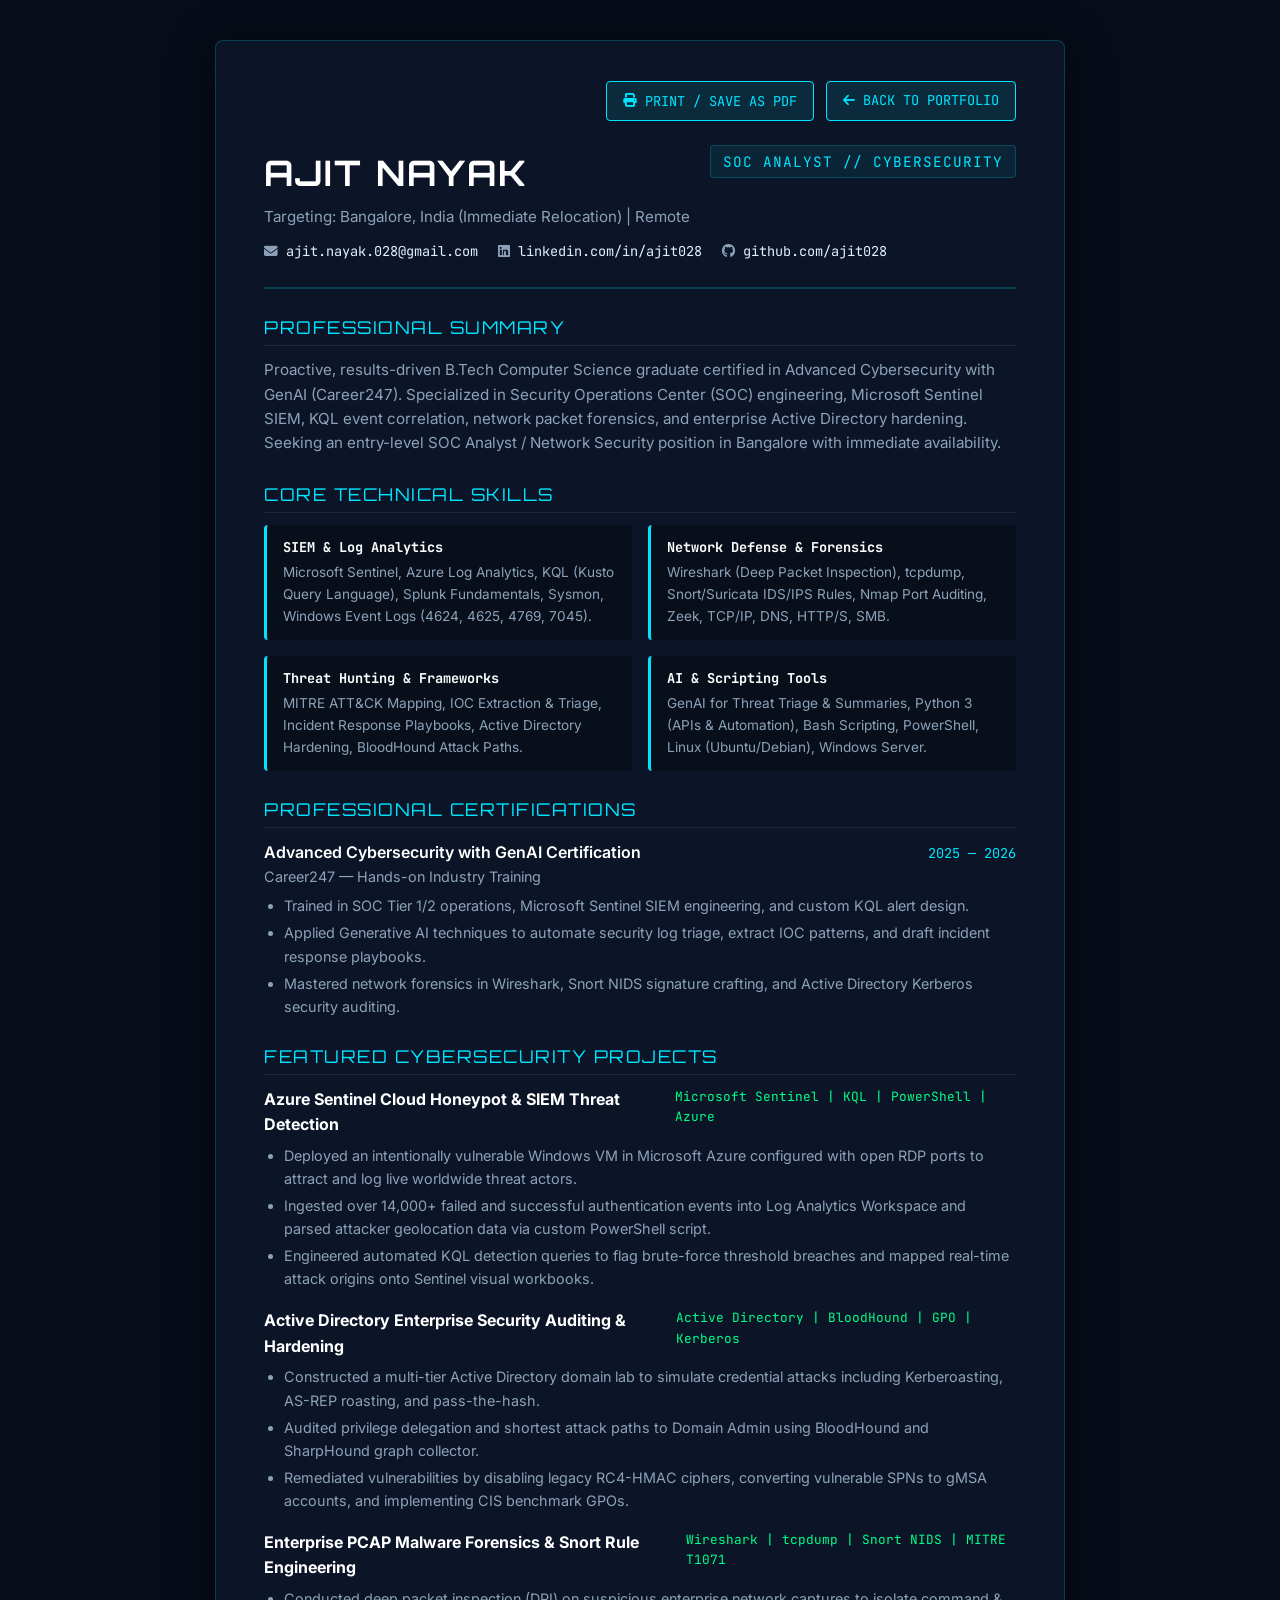
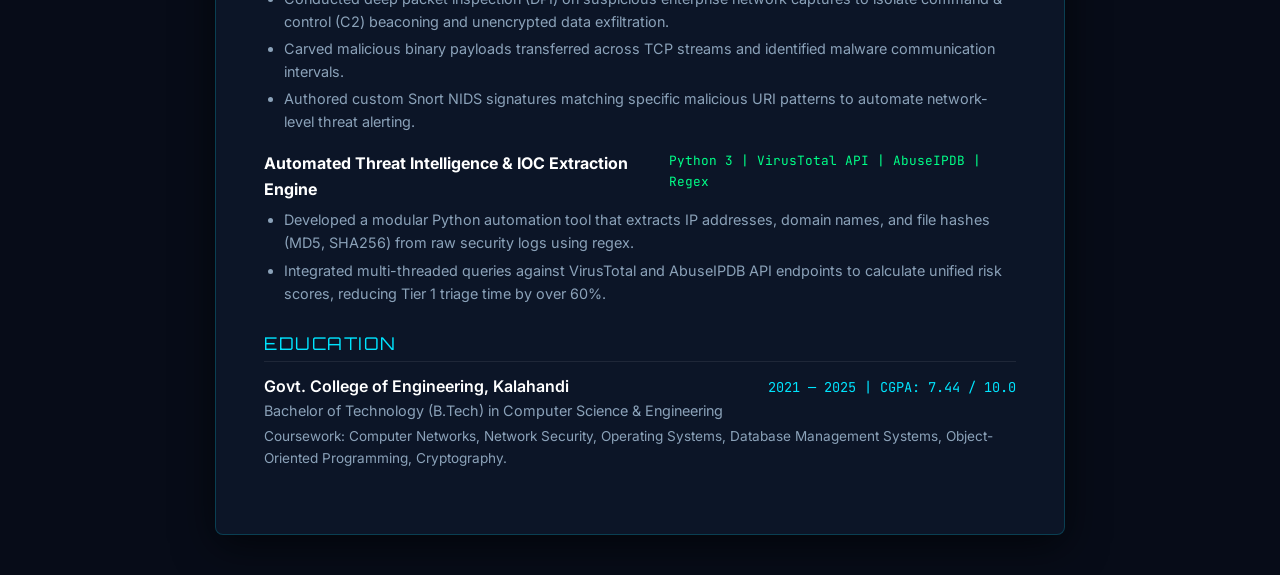
<file: resume.html>
<!DOCTYPE html>
<html lang="en">
<head>
  <meta charset="UTF-8">
  <meta name="viewport" content="width=device-width, initial-scale=1.0">
  <title>Ajit Nayak // Resume - SOC Analyst & Cybersecurity Specialist</title>
  <link rel="preconnect" href="https://fonts.googleapis.com">
  <link rel="preconnect" href="https://fonts.gstatic.com" crossorigin>
  <link href="https://fonts.googleapis.com/css2?family=Inter:wght@300;400;500;600;700&family=JetBrains+Mono:wght@400;600;700&family=Orbitron:wght@600;700&display=swap" rel="stylesheet">
  <link rel="stylesheet" href="https://cdnjs.cloudflare.com/ajax/libs/font-awesome/6.5.1/css/all.min.css">

  <style>
    :root {
      --bg: #070c18;
      --card-bg: #0c1527;
      --primary: #00e5ff;
      --accent: #00ff88;
      --text: #e2f1ff;
      --muted: #8ba2b9;
      --border: rgba(0, 229, 255, 0.2);
      --font-sans: 'Inter', sans-serif;
      --font-mono: 'JetBrains Mono', monospace;
      --font-head: 'Orbitron', sans-serif;
    }

    * {
      box-sizing: border-box;
      margin: 0;
      padding: 0;
    }

    body {
      font-family: var(--font-sans);
      background-color: var(--bg);
      color: var(--text);
      line-height: 1.6;
      padding: 40px 20px;
    }

    .resume-container {
      max-width: 850px;
      margin: 0 auto;
      background: var(--card-bg);
      border: 1px solid var(--border);
      border-radius: 8px;
      padding: 40px 48px;
      box-shadow: 0 10px 40px rgba(0,0,0,0.6);
    }

    .resume-actions {
      display: flex;
      justify-content: flex-end;
      gap: 12px;
      margin-bottom: 24px;
    }

    .action-btn {
      background: rgba(0, 229, 255, 0.1);
      color: var(--primary);
      border: 1px solid var(--primary);
      padding: 8px 16px;
      border-radius: 4px;
      font-family: var(--font-mono);
      font-size: 0.85rem;
      cursor: pointer;
      text-decoration: none;
      display: inline-flex;
      align-items: center;
      gap: 8px;
      transition: 0.2s ease;
    }

    .action-btn:hover {
      background: var(--primary);
      color: #000;
      box-shadow: 0 0 15px rgba(0, 229, 255, 0.4);
    }

    header {
      border-bottom: 2px solid var(--border);
      padding-bottom: 24px;
      margin-bottom: 24px;
    }

    .name-title {
      display: flex;
      justify-content: space-between;
      align-items: flex-start;
      margin-bottom: 12px;
    }

    h1 {
      font-family: var(--font-head);
      font-size: 2.2rem;
      color: #fff;
      letter-spacing: 2px;
    }

    .role-badge {
      font-family: var(--font-mono);
      font-size: 0.9rem;
      color: var(--primary);
      background: rgba(0, 229, 255, 0.08);
      border: 1px solid var(--border);
      padding: 4px 12px;
      border-radius: 4px;
      letter-spacing: 1px;
    }

    .contact-bar {
      display: flex;
      flex-wrap: wrap;
      gap: 20px;
      font-family: var(--font-mono);
      font-size: 0.85rem;
      color: var(--muted);
    }

    .contact-bar a {
      color: var(--text);
      text-decoration: none;
      transition: color 0.2s;
    }

    .contact-bar a:hover {
      color: var(--primary);
    }

    section {
      margin-bottom: 24px;
    }

    .section-heading {
      font-family: var(--font-head);
      font-size: 1.1rem;
      color: var(--primary);
      letter-spacing: 1.5px;
      margin-bottom: 12px;
      text-transform: uppercase;
      border-bottom: 1px solid rgba(255,255,255,0.08);
      padding-bottom: 4px;
    }

    .summary-text {
      font-size: 0.95rem;
      color: var(--muted);
      line-height: 1.6;
    }

    .grid-skills {
      display: grid;
      grid-template-columns: 1fr 1fr;
      gap: 16px;
    }

    .skill-block {
      background: rgba(0, 0, 0, 0.3);
      padding: 12px 16px;
      border-radius: 4px;
      border-left: 3px solid var(--primary);
    }

    .skill-block-title {
      font-family: var(--font-mono);
      font-weight: 700;
      font-size: 0.85rem;
      color: #fff;
      margin-bottom: 4px;
    }

    .skill-block-desc {
      font-size: 0.85rem;
      color: var(--muted);
    }

    .project-entry {
      margin-bottom: 18px;
    }

    .project-header-row {
      display: flex;
      justify-content: space-between;
      margin-bottom: 4px;
    }

    .project-title-name {
      font-weight: 700;
      font-size: 1rem;
      color: #fff;
    }

    .project-tech {
      font-family: var(--font-mono);
      font-size: 0.8rem;
      color: var(--accent);
    }

    ul.project-bullets {
      padding-left: 20px;
      color: var(--muted);
      font-size: 0.9rem;
      margin-top: 6px;
    }

    ul.project-bullets li {
      margin-bottom: 4px;
    }

    .edu-row {
      display: flex;
      justify-content: space-between;
      align-items: baseline;
      margin-bottom: 4px;
    }

    .edu-inst {
      font-weight: 600;
      color: #fff;
    }

    .edu-date {
      font-family: var(--font-mono);
      font-size: 0.85rem;
      color: var(--primary);
    }

    /* Print Styles */
    @media print {
      body {
        background: #fff !important;
        color: #000 !important;
        padding: 0;
      }
      .resume-container {
        border: none !important;
        box-shadow: none !important;
        padding: 0 !important;
        background: #fff !important;
      }
      .resume-actions {
        display: none !important;
      }
      h1, .edu-inst, .project-title-name, .skill-block-title {
        color: #000 !important;
      }
      .role-badge, .section-heading, .edu-date {
        color: #0056b3 !important;
        background: none !important;
        border: none !important;
      }
      .summary-text, .skill-block-desc, ul.project-bullets, .contact-bar {
        color: #333 !important;
      }
      .skill-block {
        background: #f8f9fa !important;
        border-left: 3px solid #0056b3 !important;
      }
      .contact-bar a {
        color: #000 !important;
      }
    }
  </style>
</head>
<body>

  <div class="resume-container">
    <div class="resume-actions">
      <button class="action-btn" onclick="window.print()">
        <i class="fas fa-print"></i> PRINT / SAVE AS PDF
      </button>
      <a href="index.html" class="action-btn">
        <i class="fas fa-arrow-left"></i> BACK TO PORTFOLIO
      </a>
    </div>

    <header>
      <div class="name-title">
        <div>
          <h1>AJIT NAYAK</h1>
          <div style="font-size: 0.95rem; color: var(--muted); margin-top: 4px;">Targeting: Bangalore, India (Immediate Relocation) | Remote</div>
        </div>
        <div class="role-badge">SOC ANALYST // CYBERSECURITY</div>
      </div>

      <div class="contact-bar">
        <span><i class="fas fa-envelope"></i> <a href="mailto:ajit.nayak.028@gmail.com">ajit.nayak.028@gmail.com</a></span>
        <span><i class="fab fa-linkedin"></i> <a href="https://www.linkedin.com/in/ajit028" target="_blank">linkedin.com/in/ajit028</a></span>
        <span><i class="fab fa-github"></i> <a href="https://github.com/ajit028" target="_blank">github.com/ajit028</a></span>
      </div>
    </header>

    <!-- Professional Summary -->
    <section>
      <div class="section-heading">PROFESSIONAL SUMMARY</div>
      <p class="summary-text">
        Proactive, results-driven B.Tech Computer Science graduate certified in Advanced Cybersecurity with GenAI (Career247). Specialized in Security Operations Center (SOC) engineering, Microsoft Sentinel SIEM, KQL event correlation, network packet forensics, and enterprise Active Directory hardening. Seeking an entry-level SOC Analyst / Network Security position in Bangalore with immediate availability.
      </p>
    </section>

    <!-- Technical Skills -->
    <section>
      <div class="section-heading">CORE TECHNICAL SKILLS</div>
      <div class="grid-skills">
        <div class="skill-block">
          <div class="skill-block-title">SIEM & Log Analytics</div>
          <div class="skill-block-desc">Microsoft Sentinel, Azure Log Analytics, KQL (Kusto Query Language), Splunk Fundamentals, Sysmon, Windows Event Logs (4624, 4625, 4769, 7045).</div>
        </div>
        <div class="skill-block">
          <div class="skill-block-title">Network Defense & Forensics</div>
          <div class="skill-block-desc">Wireshark (Deep Packet Inspection), tcpdump, Snort/Suricata IDS/IPS Rules, Nmap Port Auditing, Zeek, TCP/IP, DNS, HTTP/S, SMB.</div>
        </div>
        <div class="skill-block">
          <div class="skill-block-title">Threat Hunting & Frameworks</div>
          <div class="skill-block-desc">MITRE ATT&CK Mapping, IOC Extraction & Triage, Incident Response Playbooks, Active Directory Hardening, BloodHound Attack Paths.</div>
        </div>
        <div class="skill-block">
          <div class="skill-block-title">AI & Scripting Tools</div>
          <div class="skill-block-desc">GenAI for Threat Triage & Summaries, Python 3 (APIs & Automation), Bash Scripting, PowerShell, Linux (Ubuntu/Debian), Windows Server.</div>
        </div>
      </div>
    </section>

    <!-- Certifications -->
    <section>
      <div class="section-heading">PROFESSIONAL CERTIFICATIONS</div>
      <div class="edu-row">
        <div>
          <div class="edu-inst">Advanced Cybersecurity with GenAI Certification</div>
          <div style="font-size: 0.9rem; color: var(--muted);">Career247 — Hands-on Industry Training</div>
        </div>
        <div class="edu-date">2025 — 2026</div>
      </div>
      <ul class="project-bullets">
        <li>Trained in SOC Tier 1/2 operations, Microsoft Sentinel SIEM engineering, and custom KQL alert design.</li>
        <li>Applied Generative AI techniques to automate security log triage, extract IOC patterns, and draft incident response playbooks.</li>
        <li>Mastered network forensics in Wireshark, Snort NIDS signature crafting, and Active Directory Kerberos security auditing.</li>
      </ul>
    </section>

    <!-- Hands-on Security Projects -->
    <section>
      <div class="section-heading">FEATURED CYBERSECURITY PROJECTS</div>

      <div class="project-entry">
        <div class="project-header-row">
          <span class="project-title-name">Azure Sentinel Cloud Honeypot & SIEM Threat Detection</span>
          <span class="project-tech">Microsoft Sentinel | KQL | PowerShell | Azure</span>
        </div>
        <ul class="project-bullets">
          <li>Deployed an intentionally vulnerable Windows VM in Microsoft Azure configured with open RDP ports to attract and log live worldwide threat actors.</li>
          <li>Ingested over 14,000+ failed and successful authentication events into Log Analytics Workspace and parsed attacker geolocation data via custom PowerShell script.</li>
          <li>Engineered automated KQL detection queries to flag brute-force threshold breaches and mapped real-time attack origins onto Sentinel visual workbooks.</li>
        </ul>
      </div>

      <div class="project-entry">
        <div class="project-header-row">
          <span class="project-title-name">Active Directory Enterprise Security Auditing & Hardening</span>
          <span class="project-tech">Active Directory | BloodHound | GPO | Kerberos</span>
        </div>
        <ul class="project-bullets">
          <li>Constructed a multi-tier Active Directory domain lab to simulate credential attacks including Kerberoasting, AS-REP roasting, and pass-the-hash.</li>
          <li>Audited privilege delegation and shortest attack paths to Domain Admin using BloodHound and SharpHound graph collector.</li>
          <li>Remediated vulnerabilities by disabling legacy RC4-HMAC ciphers, converting vulnerable SPNs to gMSA accounts, and implementing CIS benchmark GPOs.</li>
        </ul>
      </div>

      <div class="project-entry">
        <div class="project-header-row">
          <span class="project-title-name">Enterprise PCAP Malware Forensics & Snort Rule Engineering</span>
          <span class="project-tech">Wireshark | tcpdump | Snort NIDS | MITRE T1071</span>
        </div>
        <ul class="project-bullets">
          <li>Conducted deep packet inspection (DPI) on suspicious enterprise network captures to isolate command & control (C2) beaconing and unencrypted data exfiltration.</li>
          <li>Carved malicious binary payloads transferred across TCP streams and identified malware communication intervals.</li>
          <li>Authored custom Snort NIDS signatures matching specific malicious URI patterns to automate network-level threat alerting.</li>
        </ul>
      </div>

      <div class="project-entry">
        <div class="project-header-row">
          <span class="project-title-name">Automated Threat Intelligence & IOC Extraction Engine</span>
          <span class="project-tech">Python 3 | VirusTotal API | AbuseIPDB | Regex</span>
        </div>
        <ul class="project-bullets">
          <li>Developed a modular Python automation tool that extracts IP addresses, domain names, and file hashes (MD5, SHA256) from raw security logs using regex.</li>
          <li>Integrated multi-threaded queries against VirusTotal and AbuseIPDB API endpoints to calculate unified risk scores, reducing Tier 1 triage time by over 60%.</li>
        </ul>
      </div>
    </section>

    <!-- Education -->
    <section>
      <div class="section-heading">EDUCATION</div>
      <div class="edu-row">
        <div>
          <div class="edu-inst">Govt. College of Engineering, Kalahandi</div>
          <div style="font-size: 0.9rem; color: var(--muted);">Bachelor of Technology (B.Tech) in Computer Science & Engineering</div>
        </div>
        <div class="edu-date">2021 — 2025 | CGPA: 7.44 / 10.0</div>
      </div>
      <div style="font-size: 0.85rem; color: var(--muted); margin-top: 4px;">
        Coursework: Computer Networks, Network Security, Operating Systems, Database Management Systems, Object-Oriented Programming, Cryptography.
      </div>
    </section>
  </div>

</body>
</html>
</file>
